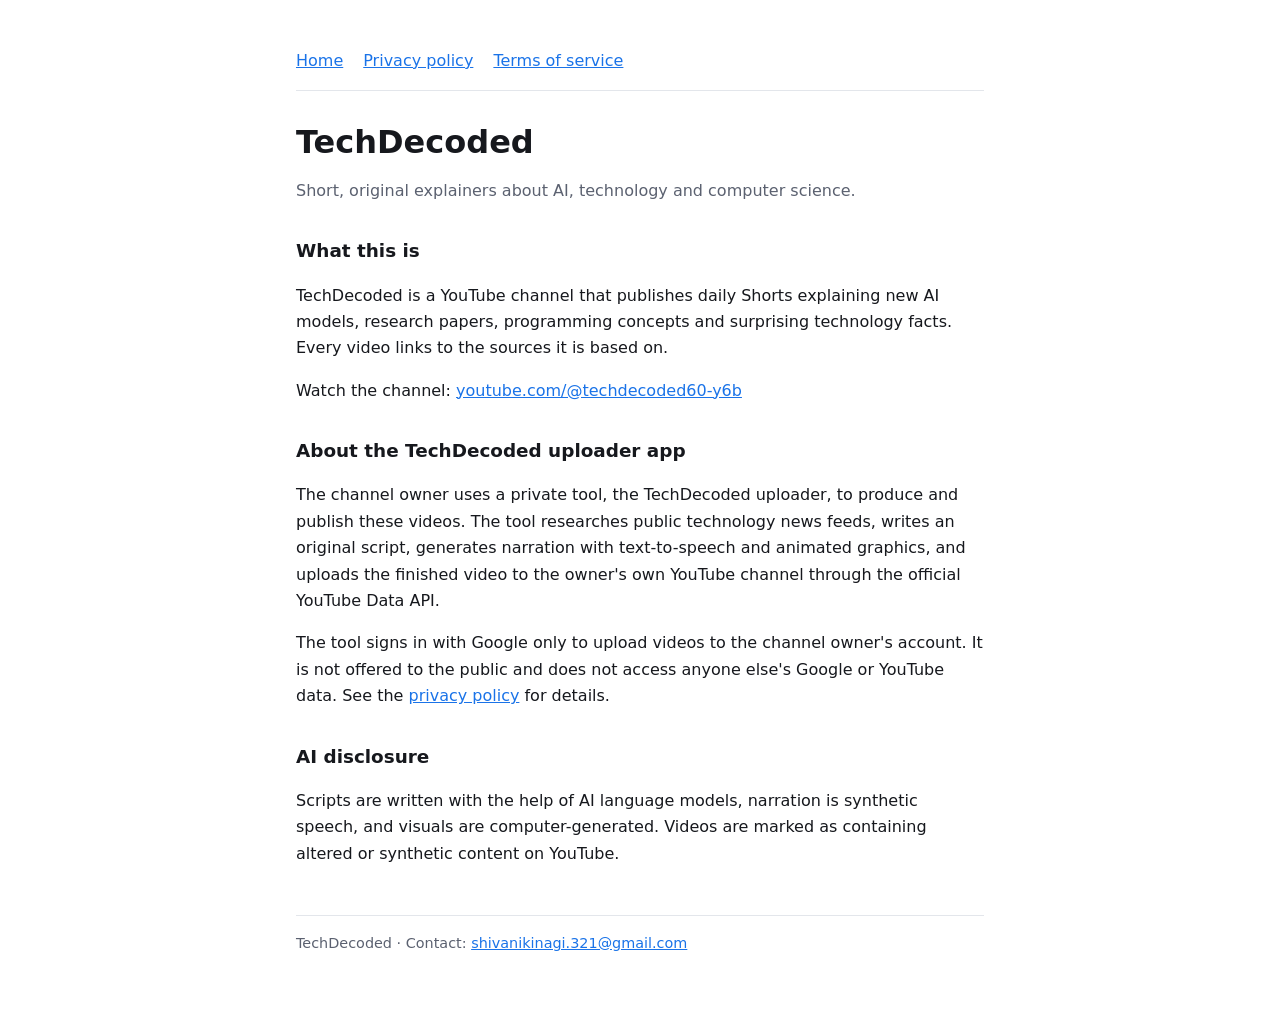
<file: docs/index.html>
<!doctype html>
<html lang="en">
<head>
<meta charset="utf-8">
<meta name="viewport" content="width=device-width, initial-scale=1">
<title>TechDecoded</title>
<meta name="description" content="TechDecoded publishes short, original explainers about AI and computer science on YouTube.">
<link rel="stylesheet" href="style.css">
</head>
<body>
<main>
<nav><a href="./">Home</a><a href="privacy.html">Privacy policy</a><a href="terms.html">Terms of service</a></nav>
<h1>TechDecoded</h1>
<p class="muted">Short, original explainers about AI, technology and computer science.</p>

<h2>What this is</h2>
<p>TechDecoded is a YouTube channel that publishes daily Shorts explaining new AI models, research papers,
programming concepts and surprising technology facts. Every video links to the sources it is based on.</p>
<p>Watch the channel: <a href="https://www.youtube.com/@techdecoded60-y6b">youtube.com/@techdecoded60-y6b</a></p>

<h2>About the TechDecoded uploader app</h2>
<p>The channel owner uses a private tool, the TechDecoded uploader, to produce and publish these videos.
The tool researches public technology news feeds, writes an original script, generates narration with
text-to-speech and animated graphics, and uploads the finished video to the owner's own YouTube channel
through the official YouTube Data API.</p>
<p>The tool signs in with Google only to upload videos to the channel owner's account. It is not offered
to the public and does not access anyone else's Google or YouTube data.
See the <a href="privacy.html">privacy policy</a> for details.</p>

<h2>AI disclosure</h2>
<p>Scripts are written with the help of AI language models, narration is synthetic speech, and visuals are
computer-generated. Videos are marked as containing altered or synthetic content on YouTube.</p>

<footer>TechDecoded · Contact: <a href="mailto:shivanikinagi.321@gmail.com">shivanikinagi.321@gmail.com</a></footer>
</main>
</body>
</html>
</file>
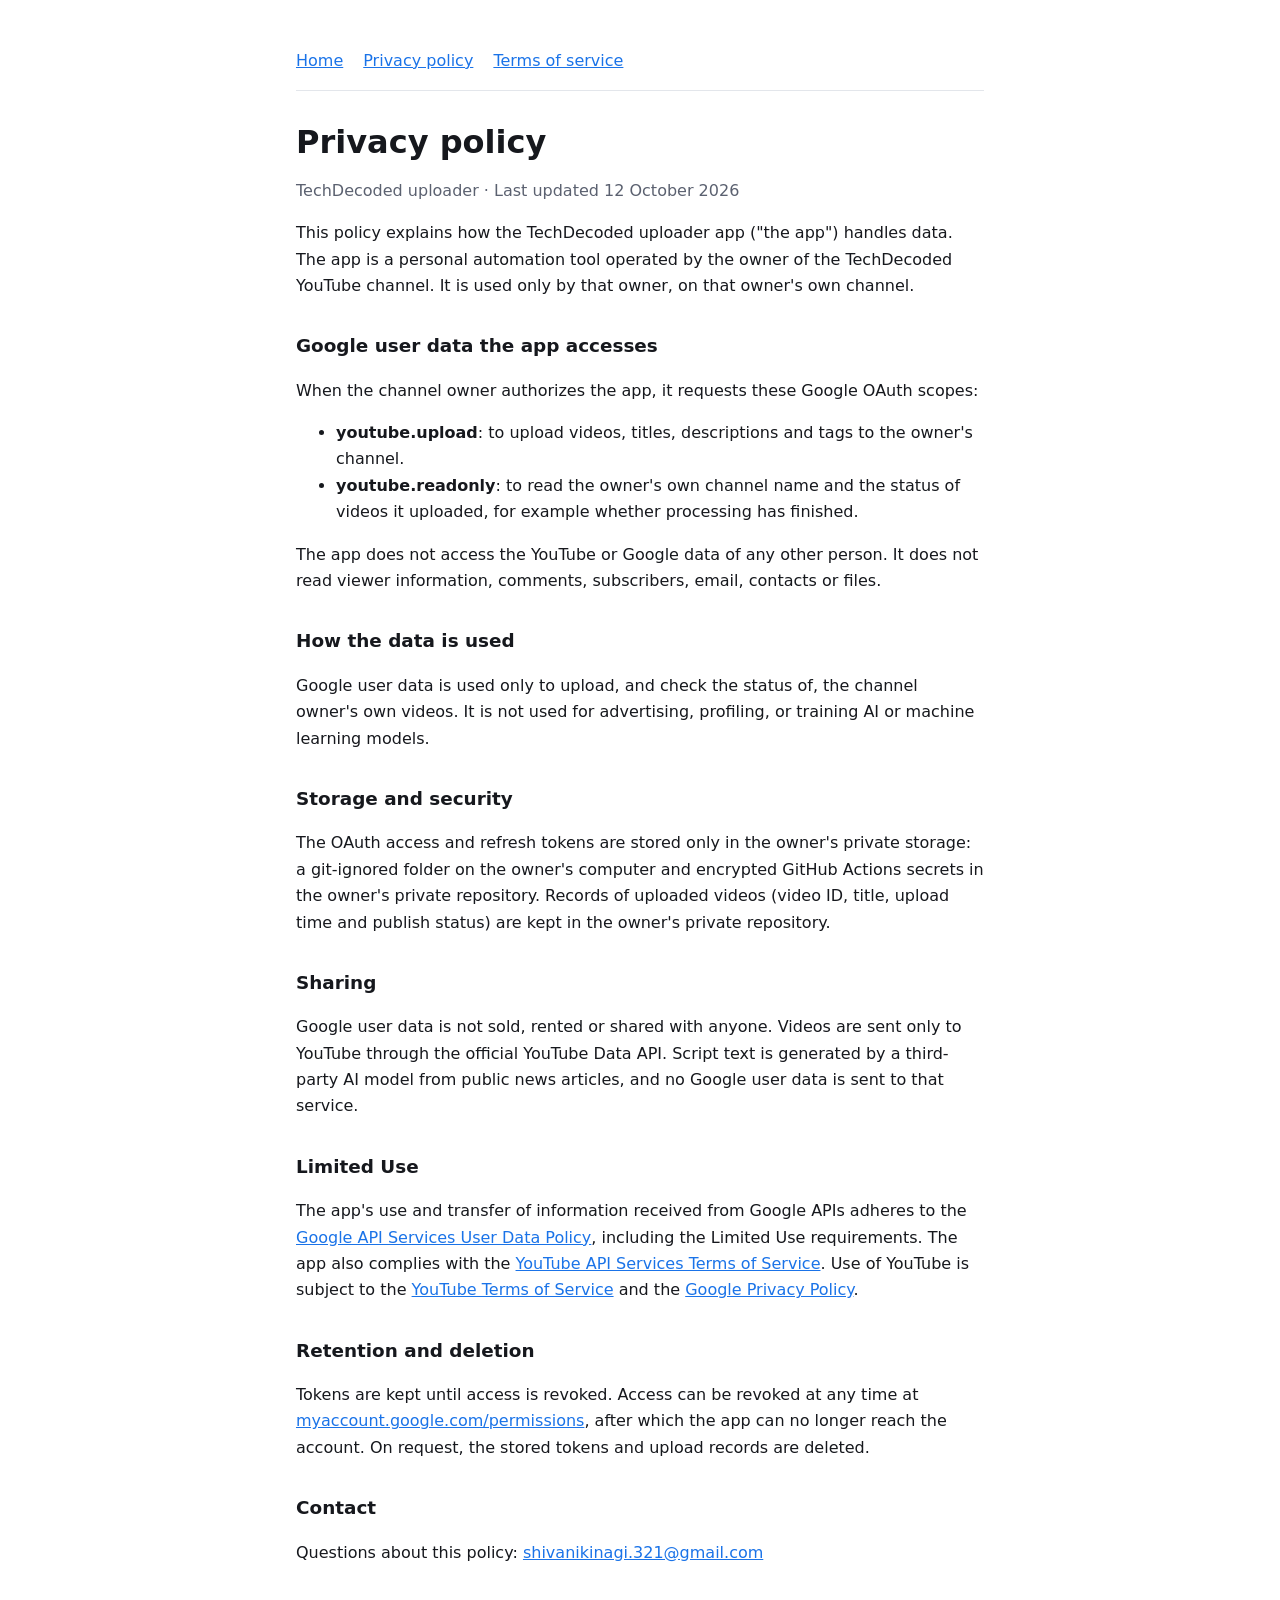
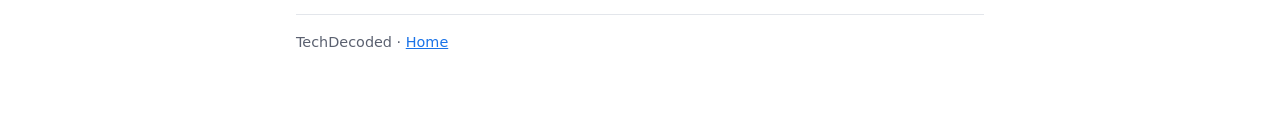
<file: docs/privacy.html>
<!doctype html>
<html lang="en">
<head>
<meta charset="utf-8">
<meta name="viewport" content="width=device-width, initial-scale=1">
<title>Privacy Policy</title>
<meta name="description" content="Privacy policy for the TechDecoded uploader app.">
<link rel="stylesheet" href="style.css">
</head>
<body>
<main>
<nav><a href="./">Home</a><a href="privacy.html">Privacy policy</a><a href="terms.html">Terms of service</a></nav>
<h1>Privacy policy</h1>
<p class="muted">TechDecoded uploader · Last updated 12 October 2026</p>

<p>This policy explains how the TechDecoded uploader app ("the app") handles data. The app is a personal
automation tool operated by the owner of the TechDecoded YouTube channel. It is used only by that owner,
on that owner's own channel.</p>

<h2>Google user data the app accesses</h2>
<p>When the channel owner authorizes the app, it requests these Google OAuth scopes:</p>
<ul>
<li><strong>youtube.upload</strong>: to upload videos, titles, descriptions and tags to the owner's channel.</li>
<li><strong>youtube.readonly</strong>: to read the owner's own channel name and the status of videos it uploaded,
for example whether processing has finished.</li>
</ul>
<p>The app does not access the YouTube or Google data of any other person. It does not read viewer
information, comments, subscribers, email, contacts or files.</p>

<h2>How the data is used</h2>
<p>Google user data is used only to upload, and check the status of, the channel owner's own videos.
It is not used for advertising, profiling, or training AI or machine learning models.</p>

<h2>Storage and security</h2>
<p>The OAuth access and refresh tokens are stored only in the owner's private storage: a git-ignored folder on
the owner's computer and encrypted GitHub Actions secrets in the owner's private repository. Records of
uploaded videos (video ID, title, upload time and publish status) are kept in the owner's private repository.</p>

<h2>Sharing</h2>
<p>Google user data is not sold, rented or shared with anyone. Videos are sent only to YouTube through the
official YouTube Data API. Script text is generated by a third-party AI model from public news articles,
and no Google user data is sent to that service.</p>

<h2>Limited Use</h2>
<p>The app's use and transfer of information received from Google APIs adheres to the
<a href="https://developers.google.com/terms/api-services-user-data-policy">Google API Services User Data Policy</a>,
including the Limited Use requirements. The app also complies with the
<a href="https://developers.google.com/youtube/terms/api-services-terms-of-service">YouTube API Services Terms of Service</a>.
Use of YouTube is subject to the <a href="https://www.youtube.com/t/terms">YouTube Terms of Service</a> and the
<a href="https://policies.google.com/privacy">Google Privacy Policy</a>.</p>

<h2>Retention and deletion</h2>
<p>Tokens are kept until access is revoked. Access can be revoked at any time at
<a href="https://myaccount.google.com/permissions">myaccount.google.com/permissions</a>, after which the app
can no longer reach the account. On request, the stored tokens and upload records are deleted.</p>

<h2>Contact</h2>
<p>Questions about this policy: <a href="mailto:shivanikinagi.321@gmail.com">shivanikinagi.321@gmail.com</a></p>

<footer>TechDecoded · <a href="./">Home</a></footer>
</main>
</body>
</html>
</file>
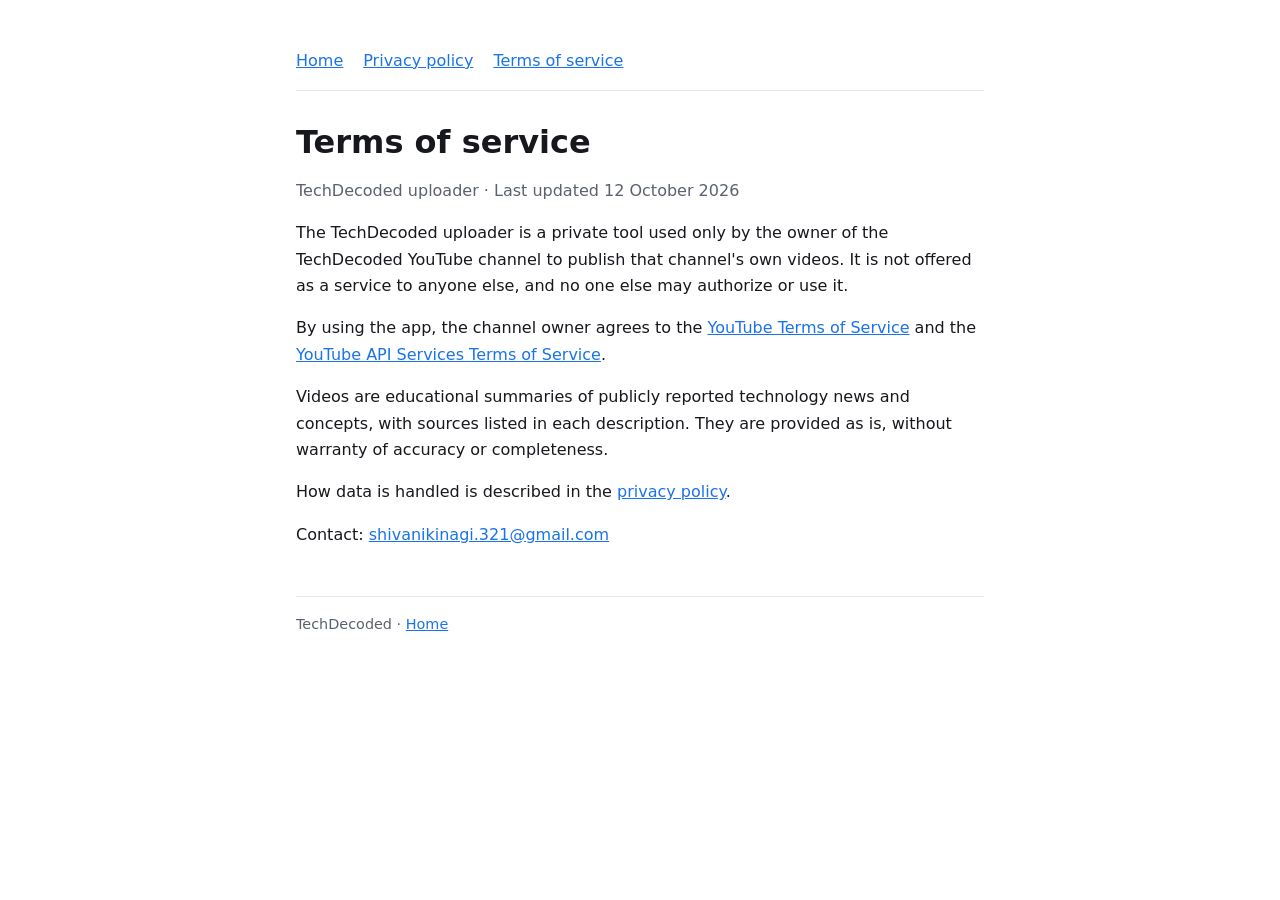
<file: docs/terms.html>
<!doctype html>
<html lang="en">
<head>
<meta charset="utf-8">
<meta name="viewport" content="width=device-width, initial-scale=1">
<title>Terms of Service</title>
<meta name="description" content="Terms of service for the TechDecoded uploader app.">
<link rel="stylesheet" href="style.css">
</head>
<body>
<main>
<nav><a href="./">Home</a><a href="privacy.html">Privacy policy</a><a href="terms.html">Terms of service</a></nav>
<h1>Terms of service</h1>
<p class="muted">TechDecoded uploader · Last updated 12 October 2026</p>

<p>The TechDecoded uploader is a private tool used only by the owner of the TechDecoded YouTube channel to
publish that channel's own videos. It is not offered as a service to anyone else, and no one else may
authorize or use it.</p>
<p>By using the app, the channel owner agrees to the
<a href="https://www.youtube.com/t/terms">YouTube Terms of Service</a> and the
<a href="https://developers.google.com/youtube/terms/api-services-terms-of-service">YouTube API Services Terms of Service</a>.</p>
<p>Videos are educational summaries of publicly reported technology news and concepts, with sources listed in
each description. They are provided as is, without warranty of accuracy or completeness.</p>
<p>How data is handled is described in the <a href="privacy.html">privacy policy</a>.</p>
<p>Contact: <a href="mailto:shivanikinagi.321@gmail.com">shivanikinagi.321@gmail.com</a></p>

<footer>TechDecoded · <a href="./">Home</a></footer>
</main>
</body>
</html>
</file>
<file: docs/style.css>
:root { --bg:#ffffff; --fg:#16181d; --muted:#5b6170; --accent:#1a73e8; --line:#e3e6eb; }
@media (prefers-color-scheme: dark) { :root { --bg:#111317; --fg:#eceef2; --muted:#a3a9b6; --accent:#8ab4f8; --line:#2a2e36; } }
* { box-sizing:border-box; }
body { margin:0; background:var(--bg); color:var(--fg); font:16px/1.65 system-ui,-apple-system,"Segoe UI",Roboto,sans-serif; }
main { max-width:720px; margin:0 auto; padding:48px 16px 64px; }
h1 { font-size:2rem; line-height:1.2; margin:0 0 8px; }
h2 { font-size:1.15rem; margin:32px 0 8px; }
.muted { color:var(--muted); }
a { color:var(--accent); }
nav { display:flex; gap:20px; padding-bottom:16px; margin-bottom:32px; border-bottom:1px solid var(--line); flex-wrap:wrap; }
footer { margin-top:48px; padding-top:16px; border-top:1px solid var(--line); color:var(--muted); font-size:.9rem; }
</file>
